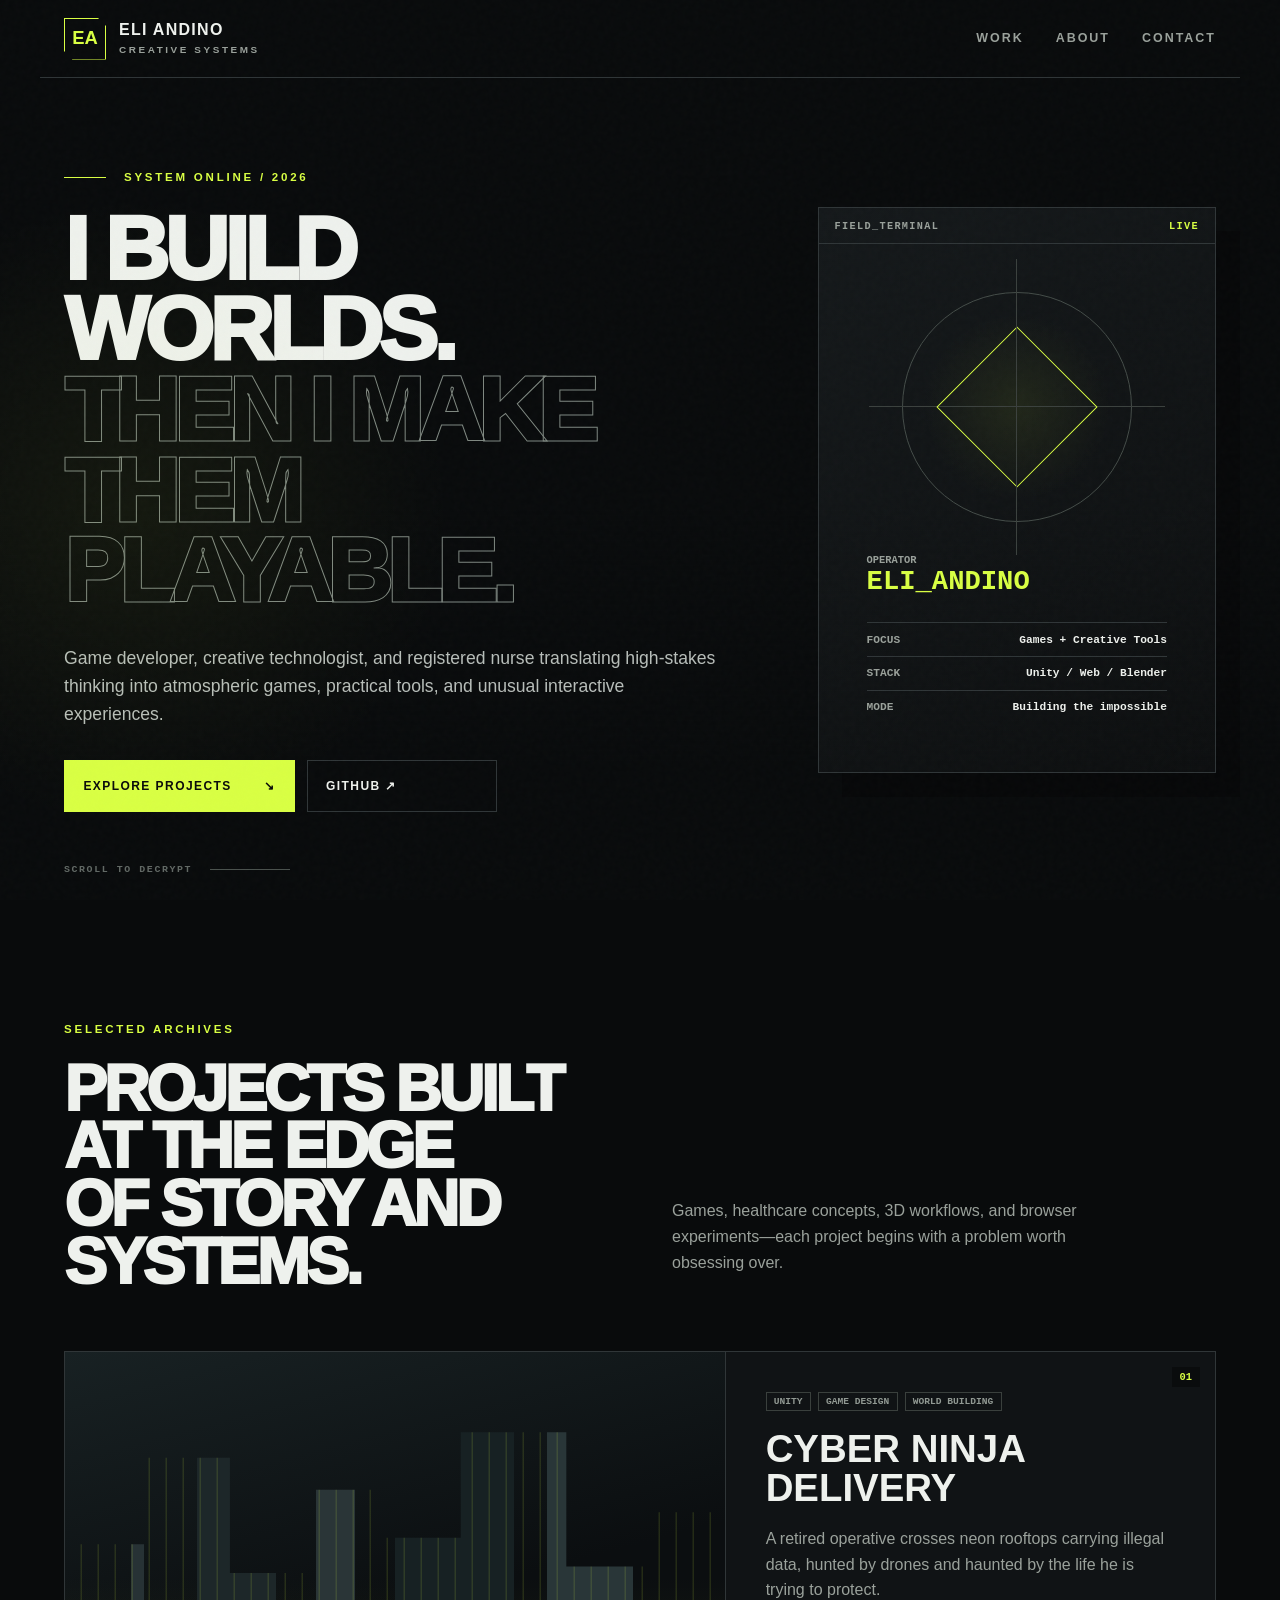
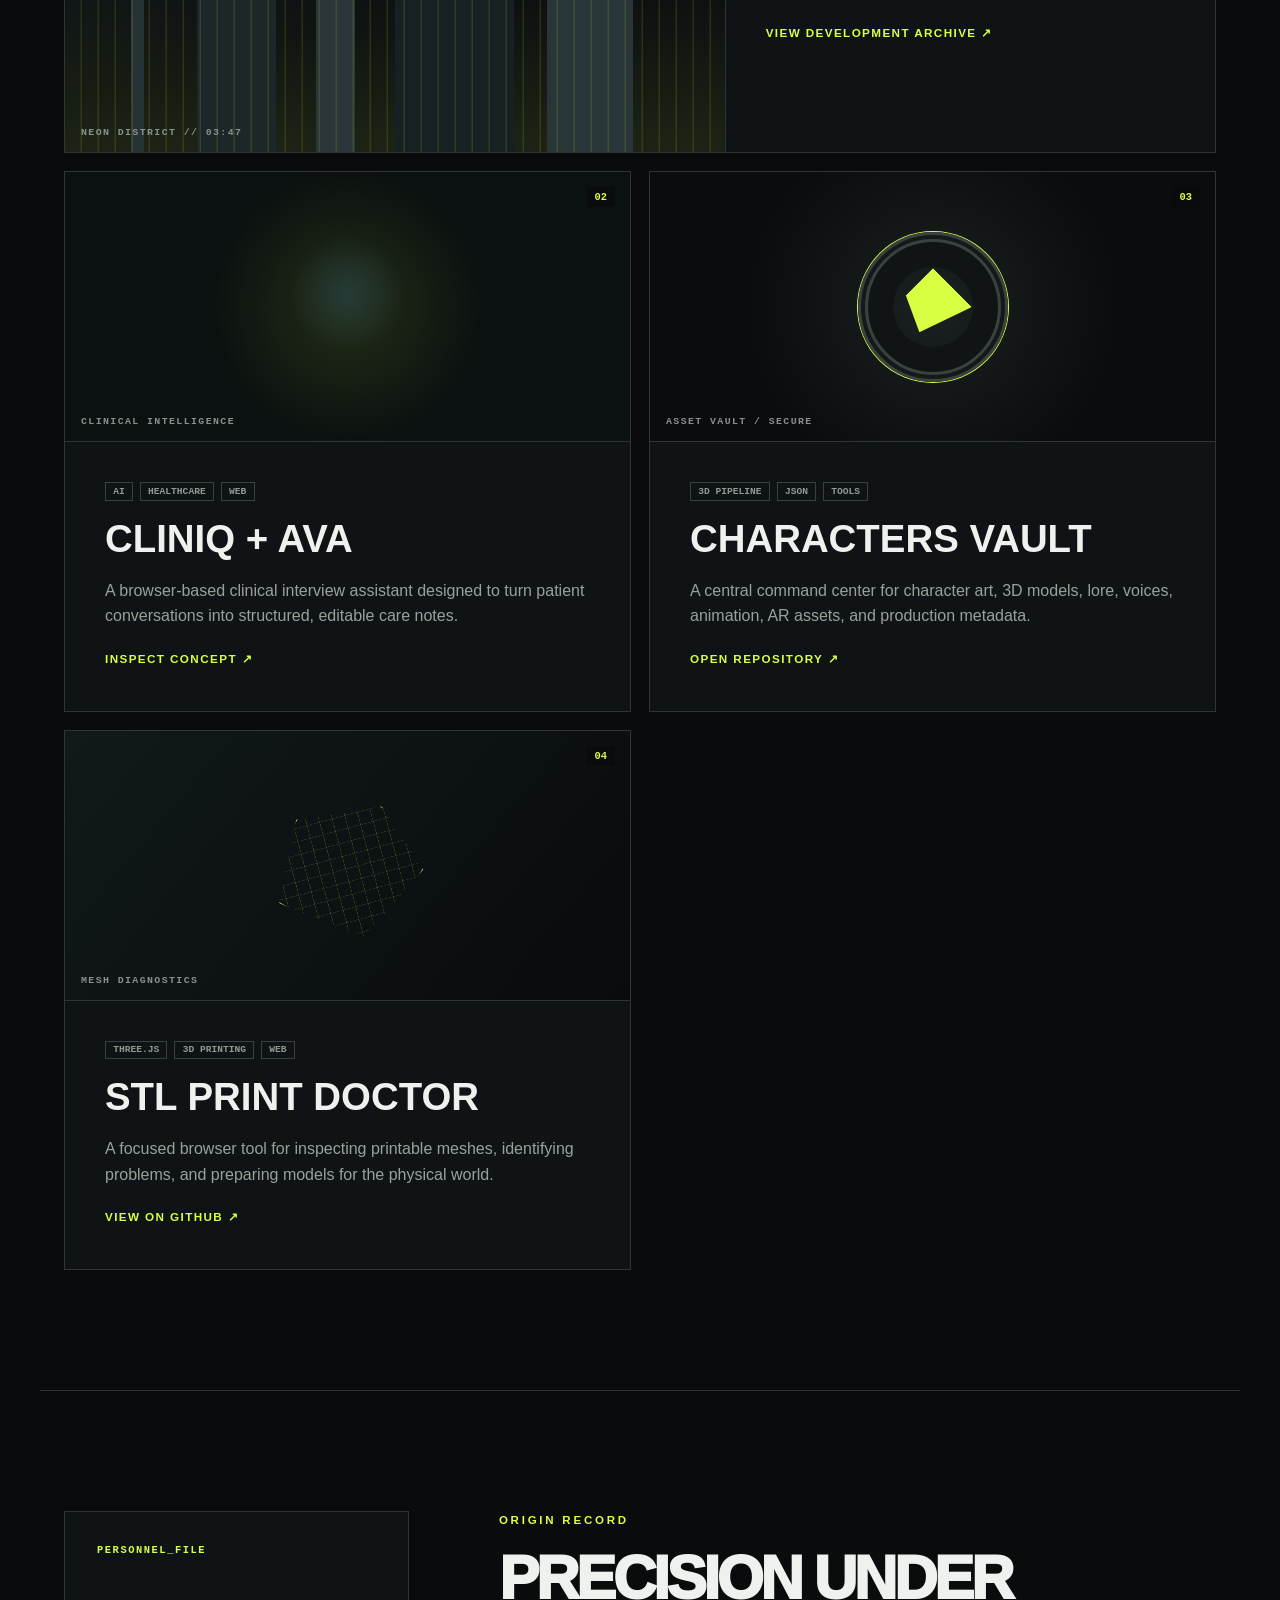
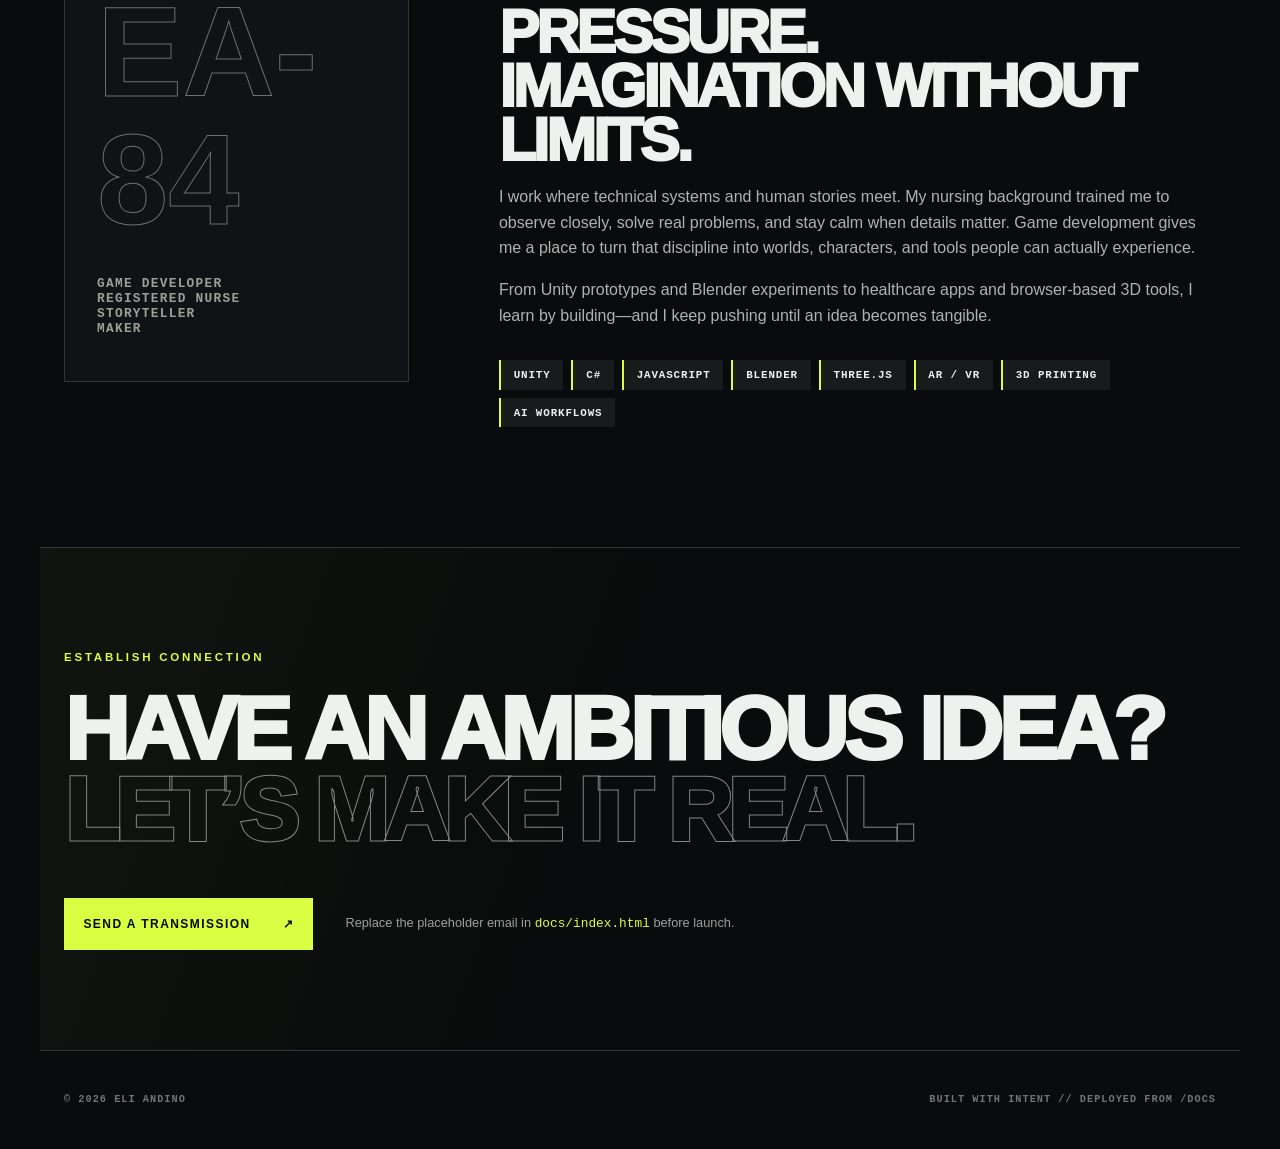
<file: docs/index.html>
<!doctype html>
<html lang="en">
<head>
  <meta charset="utf-8">
  <meta name="viewport" content="width=device-width,initial-scale=1">
  <meta name="theme-color" content="#090b0c">
  <meta name="description" content="Eli Andino — game developer and creative technologist building atmospheric worlds, useful tools, and experimental interactive experiences.">
  <title>Eli Andino // Creative Systems</title>
  <link rel="icon" href="assets/favicon.svg" type="image/svg+xml">
  <link rel="stylesheet" href="styles.css">
</head>
<body>
  <a class="skip-link" href="#main">Skip to content</a>
  <div class="noise" aria-hidden="true"></div>
  <header class="site-header">
    <a class="brand" href="#top" aria-label="Eli Andino home">
      <span class="brand-mark">EA</span>
      <span class="brand-copy">ELI ANDINO<small>CREATIVE SYSTEMS</small></span>
    </a>
    <button class="menu-toggle" type="button" aria-expanded="false" aria-controls="site-nav">MENU</button>
    <nav id="site-nav" aria-label="Primary navigation">
      <a href="#work">Work</a>
      <a href="#about">About</a>
      <a href="#contact">Contact</a>
    </nav>
  </header>

  <main id="main">
    <section class="hero" id="top">
      <div class="hero-copy reveal">
        <p class="eyebrow"><span></span> SYSTEM ONLINE / 2026</p>
        <h1>I build worlds.<br><em>Then I make them playable.</em></h1>
        <p class="hero-intro">Game developer, creative technologist, and registered nurse translating high-stakes thinking into atmospheric games, practical tools, and unusual interactive experiences.</p>
        <div class="hero-actions">
          <a class="button button-primary" href="#work">Explore projects <span>↘</span></a>
          <a class="button button-ghost" href="https://github.com/eliandino" target="_blank" rel="noreferrer">GitHub ↗</a>
        </div>
      </div>
      <div class="hero-console reveal" aria-label="Developer status panel">
        <div class="console-bar"><span>FIELD_TERMINAL</span><span>LIVE</span></div>
        <div class="console-core">
          <div class="reticle" aria-hidden="true"><span></span></div>
          <p>OPERATOR</p><strong>ELI_ANDINO</strong>
          <dl>
            <div><dt>FOCUS</dt><dd>Games + Creative Tools</dd></div>
            <div><dt>STACK</dt><dd>Unity / Web / Blender</dd></div>
            <div><dt>MODE</dt><dd>Building the impossible</dd></div>
          </dl>
        </div>
      </div>
      <div class="scroll-signal" aria-hidden="true">SCROLL TO DECRYPT <span></span></div>
    </section>

    <section class="work section" id="work">
      <header class="section-heading reveal">
        <p class="eyebrow">SELECTED ARCHIVES</p>
        <h2>Projects built at the edge<br>of story and systems.</h2>
        <p>Games, healthcare concepts, 3D workflows, and browser experiments—each project begins with a problem worth obsessing over.</p>
      </header>
      <div class="project-grid">
        <article class="project-card featured reveal" data-index="01">
          <div class="card-visual visual-cyber"><span>NEON DISTRICT // 03:47</span><div class="city-lines"></div></div>
          <div class="card-body"><div class="tags"><span>UNITY</span><span>GAME DESIGN</span><span>WORLD BUILDING</span></div><h3>Cyber Ninja Delivery</h3><p>A retired operative crosses neon rooftops carrying illegal data, hunted by drones and haunted by the life he is trying to protect.</p><a href="https://github.com/eliandino" target="_blank" rel="noreferrer">View development archive ↗</a></div>
        </article>
        <article class="project-card reveal" data-index="02">
          <div class="card-visual visual-ava"><span>CLINICAL INTELLIGENCE</span><div class="pulse"></div></div>
          <div class="card-body"><div class="tags"><span>AI</span><span>HEALTHCARE</span><span>WEB</span></div><h3>ClinIQ + AVA</h3><p>A browser-based clinical interview assistant designed to turn patient conversations into structured, editable care notes.</p><a href="https://github.com/eliandino" target="_blank" rel="noreferrer">Inspect concept ↗</a></div>
        </article>
        <article class="project-card reveal" data-index="03">
          <div class="card-visual visual-vault"><span>ASSET VAULT / SECURE</span><div class="vault-ring"></div></div>
          <div class="card-body"><div class="tags"><span>3D PIPELINE</span><span>JSON</span><span>TOOLS</span></div><h3>Characters Vault</h3><p>A central command center for character art, 3D models, lore, voices, animation, AR assets, and production metadata.</p><a href="https://github.com/eliandino" target="_blank" rel="noreferrer">Open repository ↗</a></div>
        </article>
        <article class="project-card reveal" data-index="04">
          <div class="card-visual visual-print"><span>MESH DIAGNOSTICS</span><div class="mesh"></div></div>
          <div class="card-body"><div class="tags"><span>THREE.JS</span><span>3D PRINTING</span><span>WEB</span></div><h3>STL Print Doctor</h3><p>A focused browser tool for inspecting printable meshes, identifying problems, and preparing models for the physical world.</p><a href="https://github.com/eliandino/stl-print-doctor" target="_blank" rel="noreferrer">View on GitHub ↗</a></div>
        </article>
      </div>
    </section>

    <section class="about section" id="about">
      <div class="about-code reveal"><span>PERSONNEL_FILE</span><strong>EA-84</strong><p>GAME DEVELOPER<br>REGISTERED NURSE<br>STORYTELLER<br>MAKER</p></div>
      <div class="about-copy reveal">
        <p class="eyebrow">ORIGIN RECORD</p>
        <h2>Precision under pressure.<br>Imagination without limits.</h2>
        <p>I work where technical systems and human stories meet. My nursing background trained me to observe closely, solve real problems, and stay calm when details matter. Game development gives me a place to turn that discipline into worlds, characters, and tools people can actually experience.</p>
        <p>From Unity prototypes and Blender experiments to healthcare apps and browser-based 3D tools, I learn by building—and I keep pushing until an idea becomes tangible.</p>
        <div class="skill-list" aria-label="Core skills">
          <span>UNITY</span><span>C#</span><span>JAVASCRIPT</span><span>BLENDER</span><span>THREE.JS</span><span>AR / VR</span><span>3D PRINTING</span><span>AI WORKFLOWS</span>
        </div>
      </div>
    </section>

    <section class="contact section" id="contact">
      <p class="eyebrow reveal">ESTABLISH CONNECTION</p>
      <h2 class="reveal">Have an ambitious idea?<br><em>Let’s make it real.</em></h2>
      <div class="contact-row reveal">
        <a class="button button-primary" href="mailto:your.email@example.com">Send a transmission <span>↗</span></a>
        <p>Replace the placeholder email in <code>docs/index.html</code> before launch.</p>
      </div>
    </section>
  </main>

  <footer><p>© <span id="year"></span> ELI ANDINO</p><p>BUILT WITH INTENT // DEPLOYED FROM /DOCS</p></footer>
  <script src="app.js"></script>
</body>
</html>
</file>
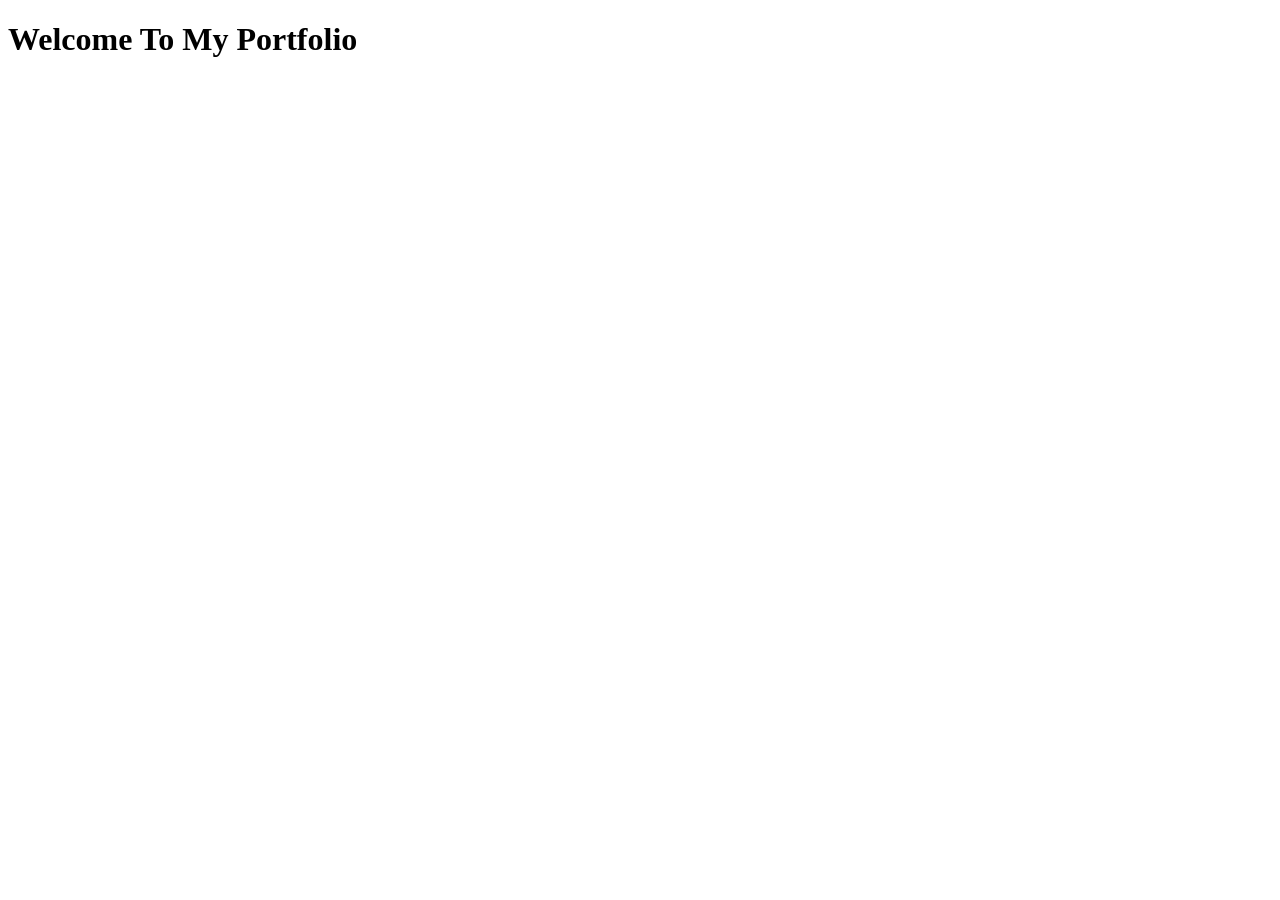
<file: MyPortfolio/index.html>
<!DOCTYPE html>
<html lang="en">
<head>
    <meta charset="UTF-8">
    <meta name="viewport" content="width=device-width, initial-scale=1.0">
    <title>Document</title>
</head>
<body>
    <h1>Welcome To My Portfolio</h1>
</body>
</html>
</file>
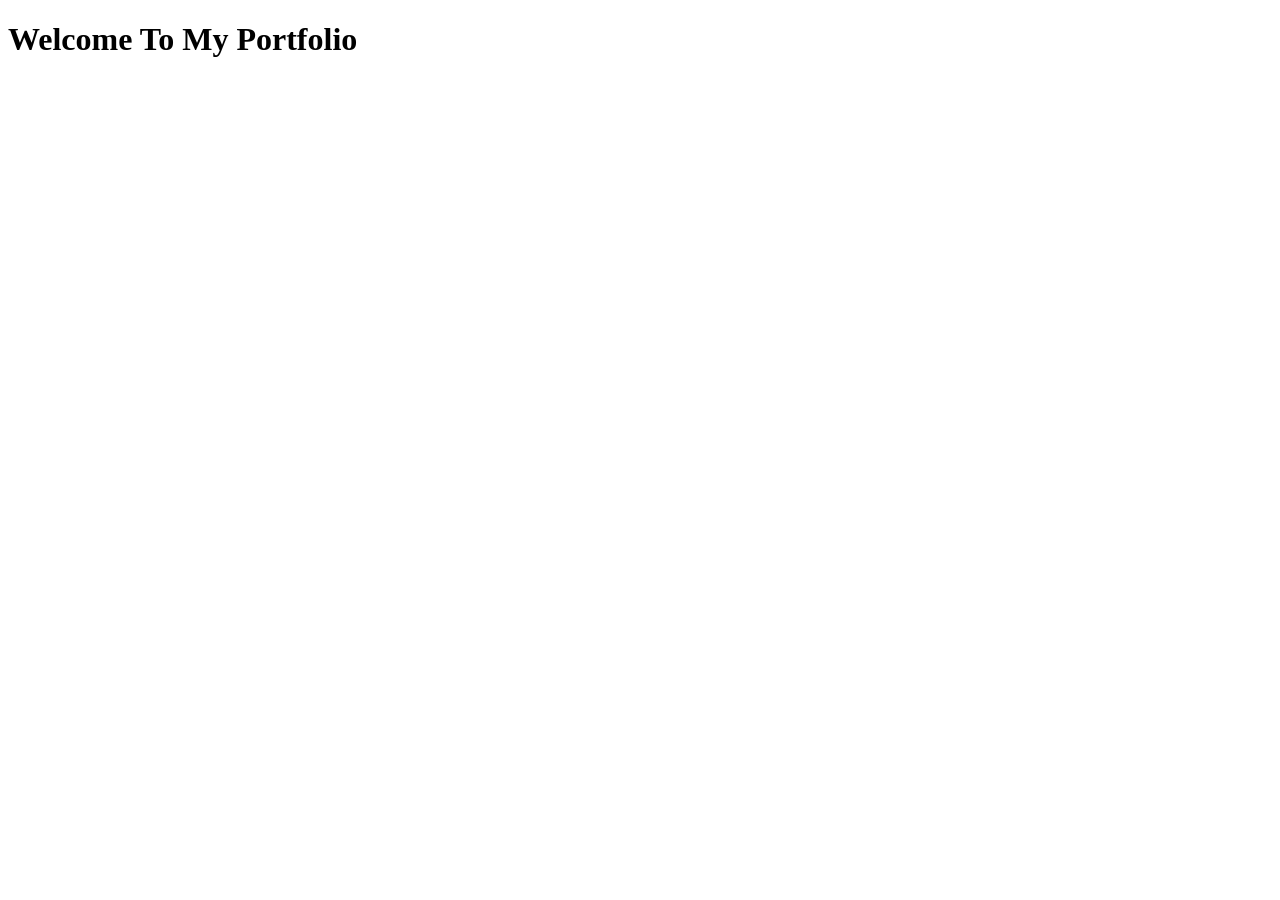
<file: MyPortfolio/docs/index.html>
<!DOCTYPE html>
<html lang="en">
<head>
    <meta charset="UTF-8">
    <meta name="viewport" content="width=device-width, initial-scale=1.0">
    <title>Document</title>
</head>
<body>
    <h1>Welcome To My Portfolio</h1>
</body>
</html>
</file>
<file: docs/styles.css>
:root{--ink:#090b0c;--panel:#101315;--panel-2:#15191b;--text:#eef1ed;--muted:#9aa19b;--acid:#d9ff43;--line:#303638;--max:1200px}*{box-sizing:border-box}html{scroll-behavior:smooth}body{margin:0;background:var(--ink);color:var(--text);font-family:"Arial Narrow",Inter,Arial,sans-serif;font-size:16px;line-height:1.6;overflow-x:hidden}body::before{content:"";position:fixed;inset:0;pointer-events:none;background:repeating-linear-gradient(0deg,transparent 0 4px,rgba(255,255,255,.012) 5px);z-index:20}.noise{position:fixed;inset:0;opacity:.025;pointer-events:none;z-index:19;background-image:url("data:image/svg+xml,%3Csvg viewBox='0 0 180 180' xmlns='http://www.w3.org/2000/svg'%3E%3Cfilter id='n'%3E%3CfeTurbulence type='fractalNoise' baseFrequency='.9' numOctaves='4' stitchTiles='stitch'/%3E%3C/filter%3E%3Crect width='100%25' height='100%25' filter='url(%23n)' opacity='.8'/%3E%3C/svg%3E")}.skip-link{position:fixed;top:-5rem;left:1rem;background:var(--acid);color:#000;padding:.7rem 1rem;z-index:50}.skip-link:focus{top:1rem}.site-header{height:78px;max-width:var(--max);margin:auto;padding:0 24px;display:flex;align-items:center;justify-content:space-between;border-bottom:1px solid var(--line);position:relative;z-index:30}.brand{display:flex;align-items:center;gap:13px;color:var(--text);text-decoration:none;line-height:1}.brand-mark{display:grid;place-items:center;width:42px;height:42px;border:1px solid var(--acid);color:var(--acid);font-weight:900;font-size:1.15rem;clip-path:polygon(0 0,80% 0,100% 20%,100% 100%,20% 100%,0 80%)}.brand-copy{font-weight:900;letter-spacing:.08em}.brand-copy small{display:block;color:var(--muted);font-size:.62rem;letter-spacing:.26em;margin-top:7px}.site-header nav{display:flex;gap:2rem}.site-header nav a{color:var(--muted);text-decoration:none;text-transform:uppercase;font-size:.78rem;letter-spacing:.16em;font-weight:800}.site-header nav a:hover,.site-header nav a:focus-visible{color:var(--acid)}.menu-toggle{display:none}.hero{min-height:calc(100vh - 78px);max-width:var(--max);margin:auto;padding:8vh 24px 70px;display:grid;grid-template-columns:1.25fr .75fr;align-items:center;gap:7vw;position:relative}.hero::before{content:"";position:absolute;top:10%;left:-20vw;width:55vw;height:55vw;background:radial-gradient(circle,rgba(217,255,67,.055),transparent 64%);pointer-events:none}.eyebrow{font-size:.72rem;letter-spacing:.24em;font-weight:900;color:var(--acid);text-transform:uppercase;margin:0 0 1.4rem}.eyebrow span{display:inline-block;width:42px;border-top:1px solid var(--acid);vertical-align:middle;margin-right:12px}.hero h1,.section h2{font-size:clamp(3rem,7vw,6.7rem);line-height:.9;text-transform:uppercase;letter-spacing:-.055em;margin:0;font-weight:950}.hero h1 em,.contact h2 em{font-style:normal;color:transparent;-webkit-text-stroke:1px #7f8881}.hero-intro{max-width:660px;color:#b8beba;font-size:1.1rem;margin:2rem 0}.hero-actions{display:flex;flex-wrap:wrap;gap:12px}.button{display:inline-flex;align-items:center;justify-content:space-between;gap:2rem;min-width:190px;padding:.95rem 1.15rem;text-decoration:none;text-transform:uppercase;font-size:.75rem;letter-spacing:.12em;font-weight:900;border:1px solid var(--line);transition:.2s ease}.button-primary{background:var(--acid);color:#080a09;border-color:var(--acid)}.button-primary:hover{background:#efffb0}.button-ghost{color:var(--text)}.button-ghost:hover{border-color:var(--acid);color:var(--acid)}.hero-console{background:linear-gradient(145deg,#15191b,#0d0f10);border:1px solid var(--line);box-shadow:24px 24px 0 rgba(0,0,0,.28);transform:rotate(1.5deg)}.console-bar{padding:.7rem 1rem;border-bottom:1px solid var(--line);display:flex;justify-content:space-between;color:var(--muted);font:700 .64rem monospace;letter-spacing:.13em}.console-bar span:last-child{color:var(--acid)}.console-core{padding:clamp(1.5rem,4vw,3rem)}.reticle{aspect-ratio:1;max-width:230px;margin:0 auto 2rem;border:1px solid #444c48;border-radius:50%;display:grid;place-items:center;position:relative;background:radial-gradient(circle,rgba(217,255,67,.08),transparent 58%)}.reticle::before,.reticle::after{content:"";position:absolute;background:#3b413e}.reticle::before{width:130%;height:1px}.reticle::after{height:130%;width:1px}.reticle span{width:50%;height:50%;border:1px solid var(--acid);transform:rotate(45deg);animation:orbit 8s linear infinite}.console-core>p{font:700 .65rem monospace;color:var(--muted);margin:0}.console-core>strong{font:900 1.7rem monospace;color:var(--acid)}dl{margin:1.6rem 0 0}dl div{border-top:1px solid var(--line);padding:.65rem 0;display:flex;justify-content:space-between;gap:1rem;font:700 .7rem monospace}dt{color:var(--muted)}dd{margin:0;text-align:right}.scroll-signal{position:absolute;bottom:25px;left:24px;color:#626965;font:700 .62rem monospace;letter-spacing:.16em}.scroll-signal span{display:inline-block;width:80px;border-top:1px solid #4a514d;margin-left:10px;vertical-align:middle}.section{max-width:var(--max);margin:auto;padding:120px 24px}.section-heading{display:grid;grid-template-columns:1fr 1fr;column-gap:4rem;margin-bottom:60px}.section-heading .eyebrow{grid-column:1/-1}.section-heading h2{font-size:clamp(2.6rem,5vw,5.2rem)}.section-heading>p:last-child{color:var(--muted);align-self:end;max-width:430px}.project-grid{display:grid;grid-template-columns:1fr 1fr;gap:18px}.project-card{background:var(--panel);border:1px solid var(--line);position:relative;transition:transform .25s,border-color .25s}.project-card:hover{transform:translateY(-5px);border-color:#5d665e}.project-card::before{content:attr(data-index);position:absolute;top:15px;right:15px;z-index:2;font:700 .65rem monospace;color:var(--acid);background:#090b0ccc;padding:.25rem .5rem}.project-card.featured{grid-column:1/-1;display:grid;grid-template-columns:1.35fr 1fr}.card-visual{height:270px;overflow:hidden;position:relative;background:#090b0c;border-bottom:1px solid var(--line)}.featured .card-visual{height:100%;min-height:400px;border:0;border-right:1px solid var(--line)}.card-visual>span{position:absolute;left:16px;bottom:14px;color:#89918c;font:700 .62rem monospace;letter-spacing:.14em;z-index:2}.visual-cyber{background:linear-gradient(165deg,#182123 0%,#0b0e10 60%)}.city-lines{position:absolute;inset:20% 0 0;background:linear-gradient(90deg,transparent 10%,#273235 10% 12%,transparent 12% 20%,#1d2729 20% 32%,transparent 32% 38%,#2a3537 38% 44%,transparent 44% 50%,#172123 50% 68%,transparent 68% 73%,#293638 73% 86%,transparent 86%),linear-gradient(0deg,rgba(217,255,67,.09),transparent 55%);clip-path:polygon(0 35%,12% 35%,12% 8%,25% 8%,25% 44%,37% 44%,37% 18%,48% 18%,48% 33%,60% 33%,60% 0,76% 0,76% 42%,88% 42%,88% 25%,100% 25%,100% 100%,0 100%)}.city-lines::after{content:"";position:absolute;inset:0;background:repeating-linear-gradient(90deg,transparent 0 15px,rgba(217,255,67,.12) 16px 17px)}.visual-ava{background:radial-gradient(circle at 50% 45%,#253b37,transparent 18%),radial-gradient(circle at 50% 50%,rgba(217,255,67,.12),transparent 45%),#0b1010}.pulse{position:absolute;top:50%;left:10%;right:10%;height:1px;background:var(--acid);box-shadow:0 0 12px var(--acid);clip-path:polygon(0 48%,30% 48%,35% 0,40% 100%,45% 48%,100% 48%,100% 52%,45% 52%,40% 100%,35% 0,30% 52%,0 52%)}.visual-vault{background:radial-gradient(circle,#1b2020,transparent 60%),#0a0c0d}.vault-ring{width:150px;height:150px;border:10px double #39423e;border-radius:50%;position:absolute;left:50%;top:50%;transform:translate(-50%,-50%);box-shadow:inset 0 0 0 25px #101415,0 0 0 1px var(--acid)}.vault-ring::after{content:"";position:absolute;width:55px;height:55px;background:var(--acid);left:50%;top:50%;transform:translate(-50%,-50%) rotate(45deg);clip-path:polygon(0 0,100% 0,65% 100%,0 70%)}.visual-print{background:linear-gradient(130deg,#11191b,#090b0c)}.mesh{width:135px;height:135px;position:absolute;left:50%;top:50%;transform:translate(-50%,-50%) rotate(30deg);border:1px solid var(--acid);background:repeating-linear-gradient(45deg,transparent 0 12px,rgba(217,255,67,.22) 13px),repeating-linear-gradient(-45deg,transparent 0 12px,rgba(217,255,67,.16) 13px);clip-path:polygon(50% 0,100% 25%,87% 90%,20% 100%,0 40%)}.card-body{padding:clamp(1.5rem,4vw,2.5rem)}.tags{display:flex;flex-wrap:wrap;gap:7px}.tags span{border:1px solid #3a403d;color:#919993;padding:.18rem .45rem;font:700 .6rem monospace}.card-body h3{font-size:clamp(1.7rem,3vw,2.6rem);text-transform:uppercase;line-height:1;margin:1.2rem 0}.card-body p{color:var(--muted);max-width:560px}.card-body a{color:var(--acid);font-size:.73rem;font-weight:900;letter-spacing:.12em;text-transform:uppercase;text-decoration:none}.about{display:grid;grid-template-columns:.65fr 1.35fr;gap:7vw;border-top:1px solid var(--line)}.about-code{border:1px solid var(--line);padding:2rem;height:max-content;background:var(--panel)}.about-code span{display:block;color:var(--acid);font:700 .65rem monospace;letter-spacing:.15em}.about-code strong{display:block;font-size:clamp(4rem,10vw,8rem);line-height:1;margin:2rem 0;color:transparent;-webkit-text-stroke:1px #69716c}.about-code p{font:700 .8rem monospace;color:var(--muted);letter-spacing:.1em}.about-copy h2{font-size:clamp(2.4rem,4.7vw,4.8rem)}.about-copy>p:not(.eyebrow){color:#adb4af;max-width:700px}.skill-list{display:flex;flex-wrap:wrap;gap:8px;margin-top:2rem}.skill-list span{background:#171b1c;border-left:2px solid var(--acid);padding:.55rem .8rem;font:700 .68rem monospace;letter-spacing:.08em}.contact{border-top:1px solid var(--line);border-bottom:1px solid var(--line);padding-top:100px;padding-bottom:100px;background:linear-gradient(110deg,rgba(217,255,67,.04),transparent 50%)}.contact h2{font-size:clamp(3rem,7vw,6.5rem)}.contact-row{margin-top:3rem;display:flex;align-items:center;gap:2rem}.contact-row p{color:var(--muted);font-size:.8rem}.contact code{color:var(--acid)}footer{max-width:var(--max);margin:auto;padding:2rem 24px;display:flex;justify-content:space-between;color:#6f7671;font:700 .64rem monospace;letter-spacing:.1em}.reveal{opacity:0;transform:translateY(24px);transition:opacity .7s ease,transform .7s ease}.reveal.visible{opacity:1;transform:none}@keyframes orbit{to{transform:rotate(405deg)}}@media (prefers-reduced-motion:reduce){html{scroll-behavior:auto}.reticle span{animation:none}.reveal{opacity:1;transform:none;transition:none}}@media(max-width:780px){.site-header{height:68px}.menu-toggle{display:block;background:transparent;color:var(--acid);border:1px solid var(--line);padding:.55rem .7rem;font:700 .7rem monospace}.site-header nav{display:none;position:absolute;top:67px;left:24px;right:24px;background:#101314;border:1px solid var(--line);padding:1rem;flex-direction:column;gap:0}.site-header nav.open{display:flex}.site-header nav a{padding:.8rem}.hero{min-height:auto;grid-template-columns:1fr;padding-top:70px;gap:4rem}.hero h1{font-size:clamp(3rem,15vw,5rem)}.scroll-signal{display:none}.section{padding-top:90px;padding-bottom:90px}.section-heading,.about{grid-template-columns:1fr}.section-heading>p:last-child{margin-top:1.2rem}.project-grid{grid-template-columns:1fr}.project-card.featured{grid-column:auto;display:block}.featured .card-visual{height:300px;min-height:0;border-right:0;border-bottom:1px solid var(--line)}.about-code{max-width:340px}.contact-row,footer{align-items:flex-start;flex-direction:column}.contact-row{gap:1rem}}
</file>
